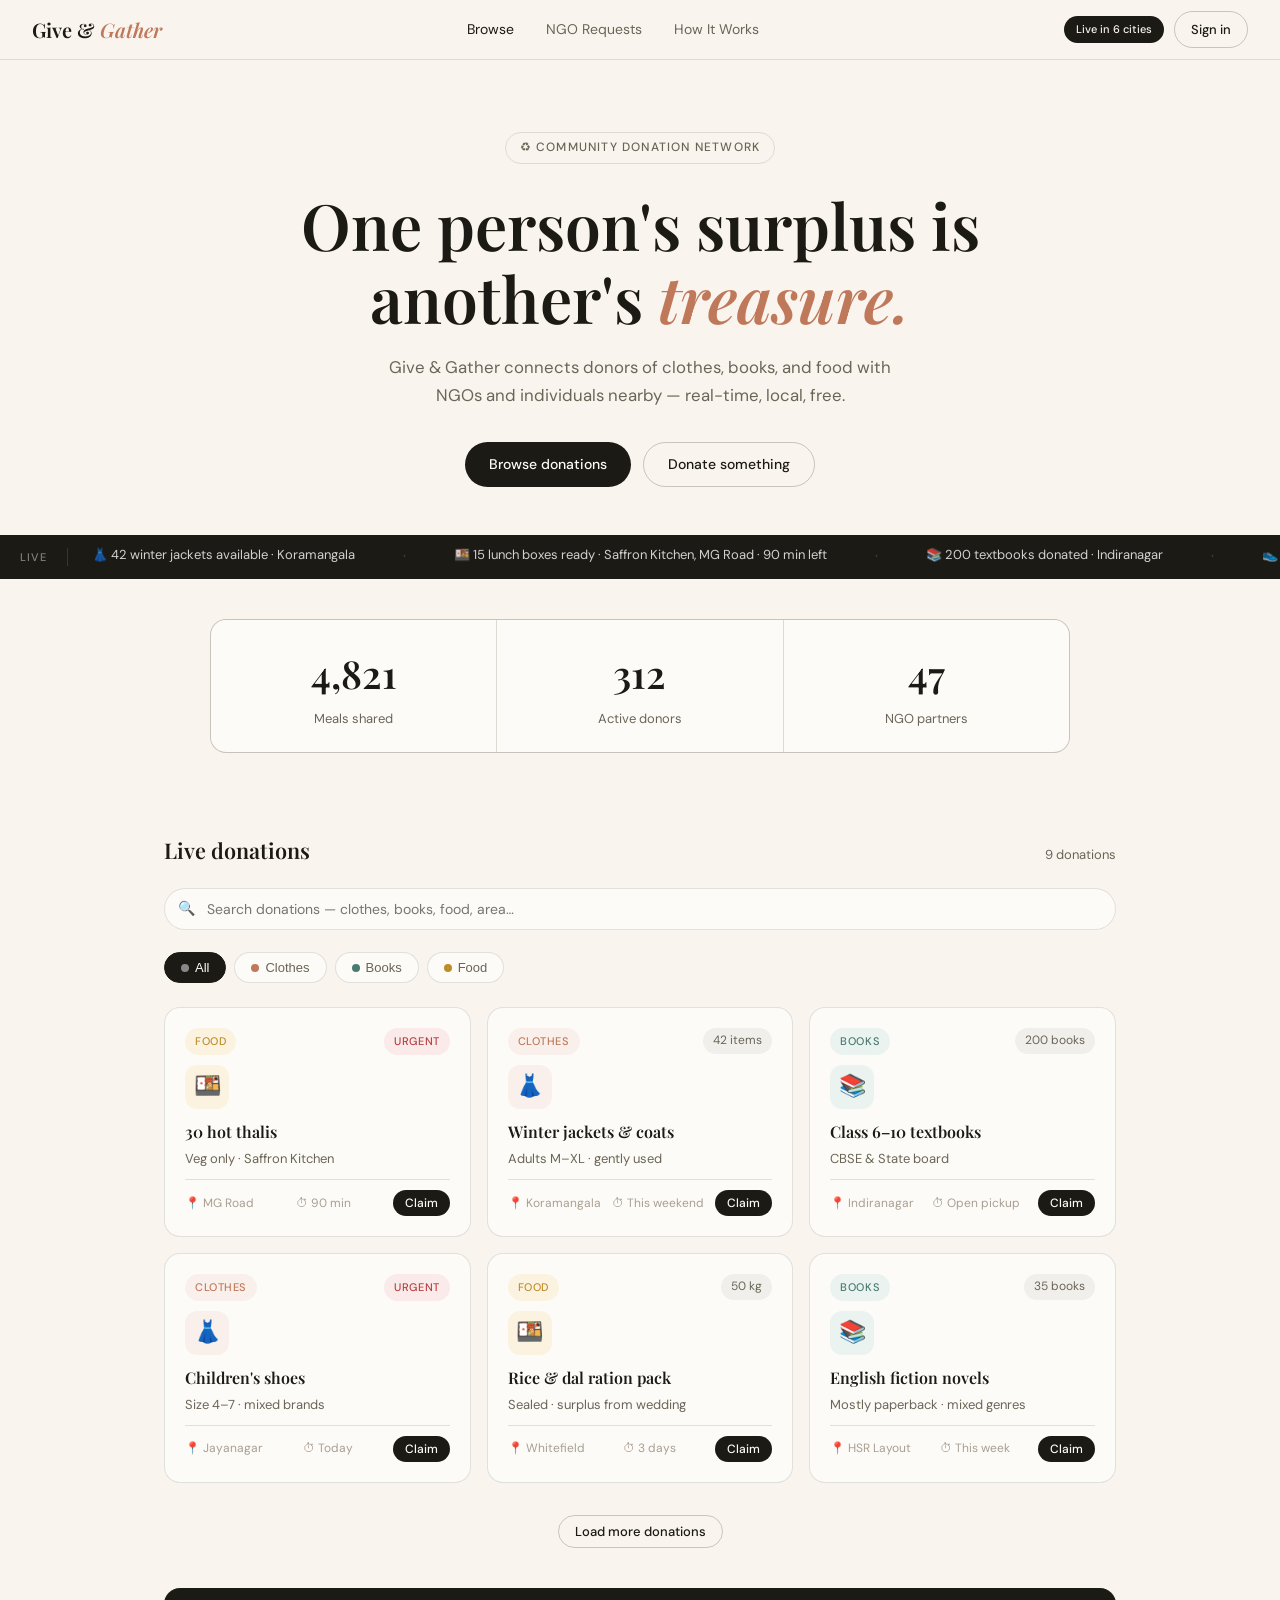
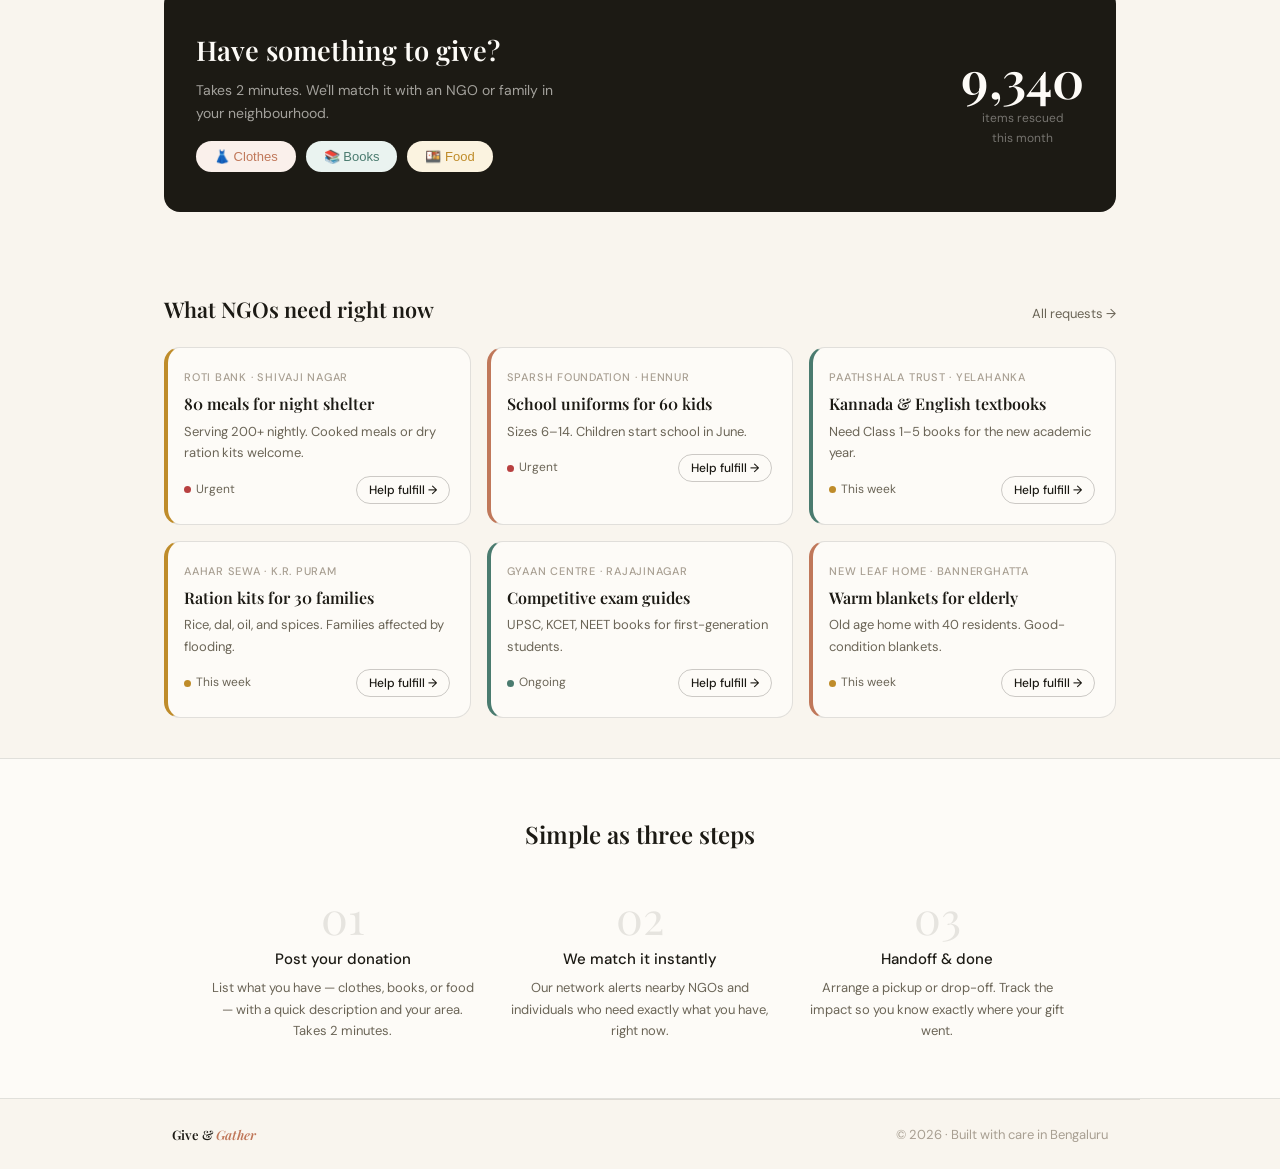
<file: index.html>
<!DOCTYPE html>
<html lang="en">
<head>
  <meta charset="UTF-8"/>
  <meta name="viewport" content="width=device-width,initial-scale=1.0"/>
  <title>Give & Gather — Donate Clothes, Books & Food</title>
  <meta name="description" content="Give & Gather connects donors of clothes, books, and food with NGOs nearby — real-time, local, and free."/>
  <link rel="preconnect" href="https://fonts.googleapis.com"/>
  <link href="https://fonts.googleapis.com/css2?family=Playfair+Display:ital,wght@0,400;0,600;1,400&family=DM+Sans:wght@300;400;500&display=swap" rel="stylesheet"/>
  <link rel="stylesheet" href="style.css"/>
</head>
<body>

<!-- NAV -->
<nav class="main-nav">
  <a class="nav-logo" href="index.html">Give &amp; <em>Gather</em></a>
  <ul class="nav-links">
    <li><a href="#donations" class="active">Browse</a></li>
    <li><a href="#requests">NGO Requests</a></li>
    <li><a href="#how">How It Works</a></li>
  </ul>
  <div class="nav-actions">
    <span class="nav-pill" id="nav-city">Live in 6 cities</span>
    <a href="login.html" class="btn btn-outline btn-sm" id="nav-auth">Sign in</a>
  </div>
</nav>

<!-- HERO -->
<section style="max-width:900px;margin:0 auto;padding:4.5rem 1.5rem 3rem;text-align:center">
  <span style="display:inline-block;font-size:12px;font-weight:500;letter-spacing:.1em;text-transform:uppercase;color:var(--ink-muted);border:1px solid var(--border);border-radius:20px;padding:5px 14px;margin-bottom:1.5rem">♻ Community Donation Network</span>
  <h1 style="font-size:clamp(2.4rem,6vw,4rem);line-height:1.15;margin-bottom:1.2rem">One person's surplus is another's <em style="color:var(--clothes)">treasure.</em></h1>
  <p style="font-size:1.05rem;color:var(--ink-muted);max-width:520px;margin:0 auto 2rem">Give & Gather connects donors of clothes, books, and food with NGOs and individuals nearby — real-time, local, free.</p>
  <div style="display:flex;gap:12px;justify-content:center;flex-wrap:wrap">
    <a href="#donations" class="btn btn-primary">Browse donations</a>
    <button class="btn btn-outline" onclick="openDonateModal()">Donate something</button>
  </div>
</section>

<!-- TICKER -->
<div class="ticker-row">
  <span class="ticker-label">Live</span>
  <div class="ticker-track">
    <span class="ticker-item">👗 42 winter jackets available · Koramangala</span>
    <span style="color:rgba(255,255,255,.2)">·</span>
    <span class="ticker-item">🍱 15 lunch boxes ready · Saffron Kitchen, MG Road · 90 min left</span>
    <span style="color:rgba(255,255,255,.2)">·</span>
    <span class="ticker-item">📚 200 textbooks donated · Indiranagar</span>
    <span style="color:rgba(255,255,255,.2)">·</span>
    <span class="ticker-item">👟 Children's shoes (size 4–7) · Jayanagar</span>
    <span style="color:rgba(255,255,255,.2)">·</span>
    <span class="ticker-item">🌾 Ration kits needed for 30 families · Hennur NGO</span>
    <span style="color:rgba(255,255,255,.2)">·</span>
    <span class="ticker-item">📖 Competitive exam books available · HSR Layout</span>
    <span style="color:rgba(255,255,255,.2)">·</span>
    <!-- duplicate for infinite scroll -->
    <span class="ticker-item">👗 42 winter jackets available · Koramangala</span>
    <span style="color:rgba(255,255,255,.2)">·</span>
    <span class="ticker-item">🍱 15 lunch boxes ready · Saffron Kitchen, MG Road</span>
    <span style="color:rgba(255,255,255,.2)">·</span>
    <span class="ticker-item">📚 200 textbooks donated · Indiranagar</span>
    <span style="color:rgba(255,255,255,.2)">·</span>
    <span class="ticker-item">👟 Children's shoes (size 4–7) · Jayanagar</span>
  </div>
</div>

<!-- STATS -->
<div class="stats-strip">
  <div class="stat"><span class="stat-num" id="cnt-meals">0</span><div class="stat-label">Meals shared</div></div>
  <div class="stat"><span class="stat-num" id="cnt-donors">0</span><div class="stat-label">Active donors</div></div>
  <div class="stat"><span class="stat-num" id="cnt-ngos">0</span><div class="stat-label">NGO partners</div></div>
</div>

<!-- DONATIONS -->
<section class="section" id="donations">
  <div class="sec-head">
    <h2>Live donations</h2>
    <span id="donation-count" style="font-size:13px;color:var(--ink-muted)"></span>
  </div>

  <!-- Search + Filter -->
  <div class="search-wrap">
    <input type="text" id="search-input" placeholder="Search donations — clothes, books, food, area…" oninput="onSearch(this.value)"/>
  </div>
  <div class="cat-tabs">
    <button class="cat-tab sel-all" data-cat="all" onclick="filterCat('all',this)"><span class="dot" style="background:#888"></span>All</button>
    <button class="cat-tab" data-cat="clothes" onclick="filterCat('clothes',this)"><span class="dot" style="background:var(--clothes)"></span>Clothes</button>
    <button class="cat-tab" data-cat="books" onclick="filterCat('books',this)"><span class="dot" style="background:var(--books)"></span>Books</button>
    <button class="cat-tab" data-cat="food" onclick="filterCat('food',this)"><span class="dot" style="background:var(--food)"></span>Food</button>
  </div>

  <div class="cards-grid" id="cards-grid">
    <div class="empty"><div class="empty-icon">⏳</div><h3>Loading donations…</h3></div>
  </div>
  <div class="load-more-wrap">
    <button class="btn btn-outline btn-sm hidden" id="load-more-btn" onclick="loadMore()">Load more donations</button>
  </div>
</section>

<!-- DONATE CTA -->
<section class="section" style="padding-top:0">
  <div class="donate-banner">
    <div>
      <h2>Have something to give?</h2>
      <p>Takes 2 minutes. We'll match it with an NGO or family in your neighbourhood.</p>
      <div class="donate-cats">
        <button class="dcb dcb-clothes" onclick="openDonateModal('clothes')">👗 Clothes</button>
        <button class="dcb dcb-books"   onclick="openDonateModal('books')">📚 Books</button>
        <button class="dcb dcb-food"    onclick="openDonateModal('food')">🍱 Food</button>
      </div>
    </div>
    <div class="impact-num">
      <span class="impact-big" id="cnt-items">0</span>
      <div class="impact-sub">items rescued<br>this month</div>
    </div>
  </div>
</section>

<!-- NGO REQUESTS -->
<section class="section" id="requests">
  <div class="sec-head">
    <h2>What NGOs need right now</h2>
    <a href="#" class="sec-link">All requests →</a>
  </div>
  <div class="cards-grid" id="requests-grid">
    <div class="empty"><div class="empty-icon">⏳</div><h3>Loading requests…</h3></div>
  </div>
</section>

<!-- HOW IT WORKS -->
<div class="how-section" id="how">
  <div class="how-inner">
    <h2>Simple as three steps</h2>
    <div class="how-steps">
      <div class="how-step"><span class="step-num">01</span><div class="step-title">Post your donation</div><p class="step-desc">List what you have — clothes, books, or food — with a quick description and your area. Takes 2 minutes.</p></div>
      <div class="how-step"><span class="step-num">02</span><div class="step-title">We match it instantly</div><p class="step-desc">Our network alerts nearby NGOs and individuals who need exactly what you have, right now.</p></div>
      <div class="how-step"><span class="step-num">03</span><div class="step-title">Handoff &amp; done</div><p class="step-desc">Arrange a pickup or drop-off. Track the impact so you know exactly where your gift went.</p></div>
    </div>
  </div>
</div>

<footer class="main-footer">
  <span class="footer-logo">Give &amp; <em>Gather</em></span>
  <span class="footer-note">© 2026 · Built with care in Bengaluru</span>
</footer>

<!-- DONATE MODAL -->
<div class="modal-overlay" id="donate-modal" onclick="overlayClose(event,'donate-modal')">
  <div class="modal">
    <div class="modal-head">
      <h3>Post a donation</h3>
      <button class="modal-close" onclick="closeModal('donate-modal')">×</button>
    </div>
    <p class="modal-sub">Tell us what you'd like to give and we'll find a match nearby.</p>
    <div id="donate-err" class="err-msg"></div>
    <div class="field">
      <label>Category</label>
      <div style="display:flex;gap:8px;flex-wrap:wrap;margin-top:2px" id="donate-cat-pills">
        <div class="cpill" onclick="selDonCat('clothes',this)">👗 Clothes</div>
        <div class="cpill" onclick="selDonCat('books',this)">📚 Books</div>
        <div class="cpill" onclick="selDonCat('food',this)">🍱 Food</div>
      </div>
    </div>
    <div class="field"><label>What are you donating?</label><input type="text" id="don-title" placeholder="e.g. 20 children's books, 5 jackets, 10 meal boxes…"/></div>
    <div class="field"><label>Quantity / amount</label><input type="text" id="don-qty" placeholder="e.g. 15 items, 8 kg, 30 portions…"/></div>
    <div class="field"><label>Your area</label><input type="text" id="don-area" placeholder="e.g. Indiranagar, HSR Layout…"/></div>
    <div class="field"><label>Available until</label><input type="text" id="don-expiry" placeholder="e.g. Today evening, This weekend, Open pickup…"/></div>
    <div class="field"><label>Extra notes (optional)</label><textarea id="don-notes" placeholder="Condition, sizes, pick-up instructions…"></textarea></div>
    <button class="btn btn-primary" id="don-btn" style="width:100%;margin-top:4px" onclick="submitDonation()">Post donation →</button>
  </div>
</div>

<!-- CLAIM MODAL -->
<div class="modal-overlay" id="claim-modal" onclick="overlayClose(event,'claim-modal')">
  <div class="modal">
    <div class="modal-head">
      <h3 id="claim-title">Claim donation</h3>
      <button class="modal-close" onclick="closeModal('claim-modal')">×</button>
    </div>
    <p class="modal-sub">Let the donor know you're coming. We'll share their contact once confirmed.</p>
    <div id="claim-err" class="err-msg"></div>
    <div class="field"><label>Your name or organisation</label><input type="text" id="claim-name" placeholder="Name / NGO name…"/></div>
    <div class="field"><label>Phone number</label><input type="tel" id="claim-phone" placeholder="+91 …"/></div>
    <div class="field"><label>Preferred pickup time</label><input type="text" id="claim-time" placeholder="e.g. Today 5pm, Tomorrow morning…"/></div>
    <div class="field"><label>Note to donor (optional)</label><textarea id="claim-note" placeholder="Any details that help…"></textarea></div>
    <button class="btn btn-primary" id="claim-btn" style="width:100%;margin-top:4px" onclick="submitClaim()">Confirm claim →</button>
  </div>
</div>

<script src="supabase.js"></script>
<script src="app.js"></script>
</body>
</html>
</file>
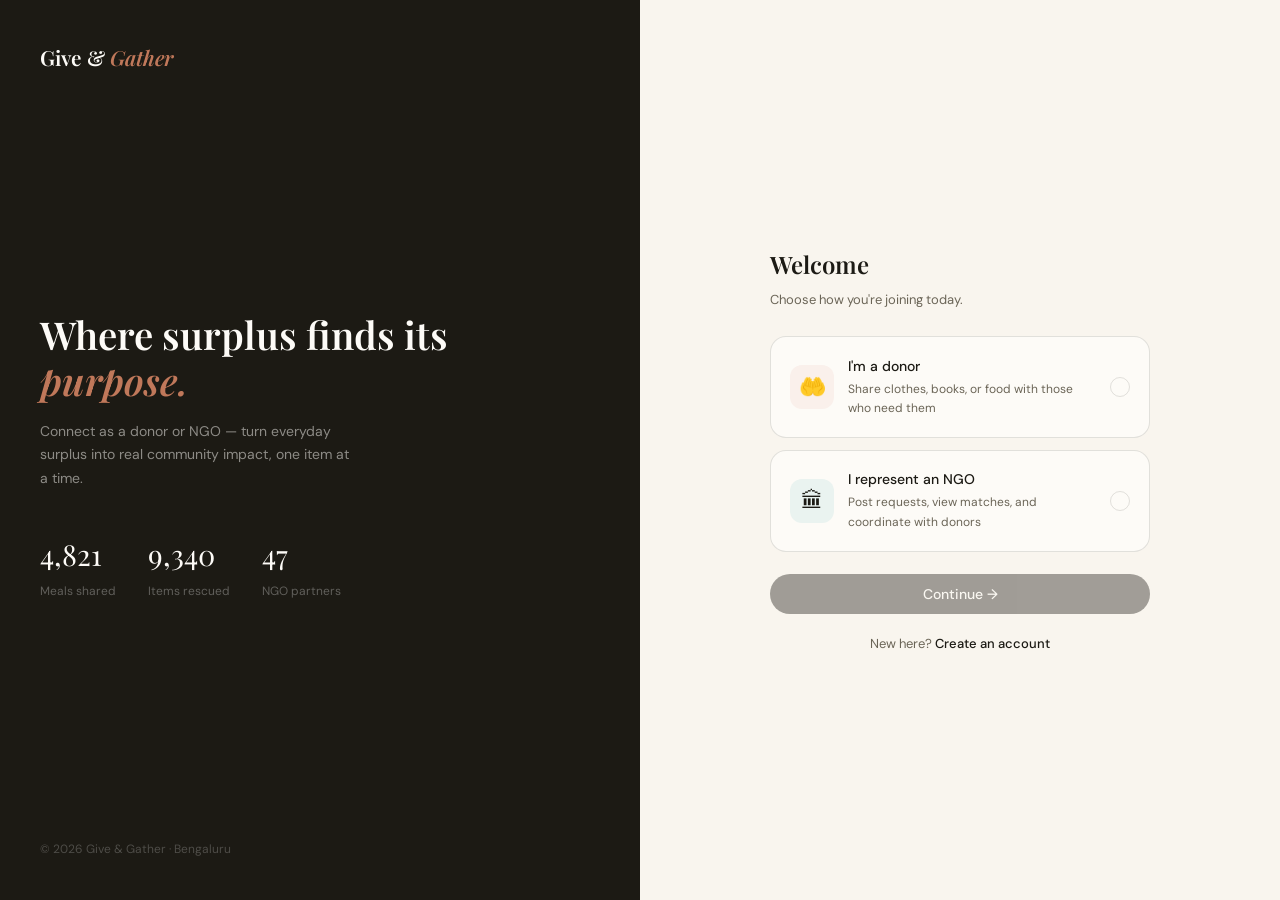
<file: login.html>
<!DOCTYPE html>
<html lang="en">
<head>
  <meta charset="UTF-8"/>
  <meta name="viewport" content="width=device-width,initial-scale=1.0"/>
  <title>Give & Gather — Sign In</title>
  <link rel="preconnect" href="https://fonts.googleapis.com"/>
  <link href="https://fonts.googleapis.com/css2?family=Playfair+Display:ital,wght@0,400;0,600;1,400&family=DM+Sans:wght@300;400;500&display=swap" rel="stylesheet"/>
  <link rel="stylesheet" href="style.css"/>
</head>
<body>
<div class="login-page">

  <!-- LEFT PANEL -->
  <div class="login-left">
    <a class="ll-logo" href="index.html">Give &amp; <em>Gather</em></a>
    <div class="ll-body">
      <h1>Where surplus finds its <em>purpose.</em></h1>
      <p>Connect as a donor or NGO — turn everyday surplus into real community impact, one item at a time.</p>
      <div class="ll-stats">
        <div><span class="ll-stat-num">4,821</span><span class="ll-stat-lbl">Meals shared</span></div>
        <div><span class="ll-stat-num">9,340</span><span class="ll-stat-lbl">Items rescued</span></div>
        <div><span class="ll-stat-num">47</span><span class="ll-stat-lbl">NGO partners</span></div>
      </div>
    </div>
    <span class="ll-footer">© 2026 Give &amp; Gather · Bengaluru</span>
  </div>

  <!-- RIGHT PANEL -->
  <div class="login-right">
    <div class="login-box">

      <!-- STEP 1: role -->
      <div class="login-step active" id="step-role">
        <h2>Welcome</h2>
        <p class="sub">Choose how you're joining today.</p>
        <div class="role-cards">
          <div class="role-card" id="rc-donor" onclick="selectRole('donor')">
            <div class="role-icon" style="background:var(--clothes-bg)">🤲</div>
            <div>
              <div class="role-card-title">I'm a donor</div>
              <div class="role-card-desc">Share clothes, books, or food with those who need them</div>
            </div>
            <div class="role-check" id="chk-donor">✓</div>
          </div>
          <div class="role-card" id="rc-ngo" onclick="selectRole('ngo')">
            <div class="role-icon" style="background:var(--books-bg)">🏛</div>
            <div>
              <div class="role-card-title">I represent an NGO</div>
              <div class="role-card-desc">Post requests, view matches, and coordinate with donors</div>
            </div>
            <div class="role-check" id="chk-ngo">✓</div>
          </div>
        </div>
        <button class="btn btn-primary" id="role-next" style="width:100%" onclick="goToSignIn()" disabled>Continue →</button>
        <div class="toggle-auth" style="margin-top:1.2rem">New here? <a onclick="goToSignUp()">Create an account</a></div>
      </div>

      <!-- STEP 2: Sign In -->
      <div class="login-step" id="step-signin">
        <button class="back-btn" onclick="showStep('step-role')">← Back</button>
        <div class="pdots"><div class="pdot"></div><div class="pdot on"></div></div>
        <div class="ngo-badge" id="si-badge" style="display:none">NGO Portal</div>
        <h2>Sign in</h2>
        <p class="sub" id="si-sub">Welcome back, donor.</p>
        <div id="si-error" class="err-msg"></div>
        <div class="field"><label>Email address</label><input type="email" id="si-email" placeholder="you@example.com"/></div>
        <div class="field"><label>Password</label><input type="password" id="si-pw" placeholder="••••••••"/></div>
        <button class="btn btn-primary" id="si-btn" style="width:100%" onclick="handleSignIn()">Sign in →</button>
        <div class="divider">or</div>
        <div class="toggle-auth">No account? <a onclick="goToSignUp()">Sign up free</a></div>
      </div>

      <!-- STEP 3: Sign Up -->
      <div class="login-step" id="step-signup">
        <button class="back-btn" onclick="showStep('step-role')">← Back</button>
        <div class="pdots"><div class="pdot"></div><div class="pdot on"></div></div>
        <div class="ngo-badge" id="su-badge" style="display:none">NGO Portal</div>
        <h2>Create account</h2>
        <p class="sub" id="su-sub">Join as a donor.</p>
        <div id="su-error" class="err-msg"></div>
        <div class="field-row">
          <div class="field"><label>First name</label><input type="text" id="su-first" placeholder="Ashmi"/></div>
          <div class="field"><label>Last name</label><input type="text" id="su-last" placeholder="Kamath"/></div>
        </div>
        <div class="field" id="su-org-wrap" style="display:none"><label>Organisation name</label><input type="text" id="su-org" placeholder="e.g. Roti Bank, Paathshala Trust…"/></div>
        <div class="field"><label>Email address</label><input type="email" id="su-email" placeholder="you@example.com"/></div>
        <div class="field"><label>Phone number</label><input type="tel" id="su-phone" placeholder="+91 …"/></div>
        <div class="field"><label>Area / neighbourhood</label><input type="text" id="su-area" placeholder="e.g. Koramangala, HSR Layout…"/></div>
        <div class="field"><label>Password</label><input type="password" id="su-pw" placeholder="Min 6 characters"/></div>
        <button class="btn btn-primary" id="su-btn" style="width:100%" onclick="handleSignUp()">Create account →</button>
        <div class="divider">or</div>
        <div class="toggle-auth">Already registered? <a onclick="goToSignIn()">Sign in</a></div>
      </div>

    </div>
  </div>
</div>

<script src="supabase.js"></script>
<script src="login.js"></script>
</body>
</html>
</file>
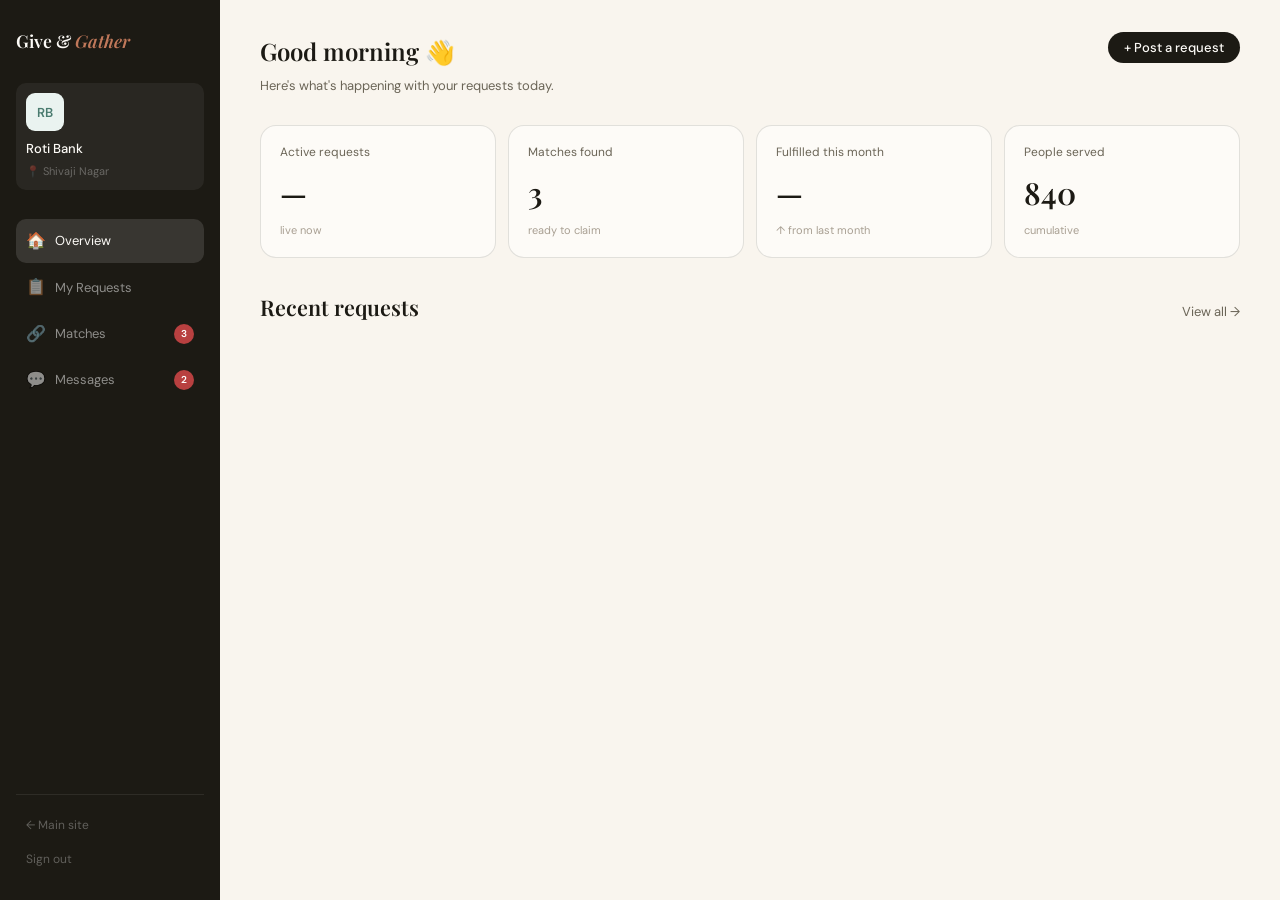
<file: ngo-dashboard.html>
<!DOCTYPE html>
<html lang="en">
<head>
  <meta charset="UTF-8"/>
  <meta name="viewport" content="width=device-width,initial-scale=1.0"/>
  <title>NGO Dashboard — Give & Gather</title>
  <link rel="preconnect" href="https://fonts.googleapis.com"/>
  <link href="https://fonts.googleapis.com/css2?family=Playfair+Display:ital,wght@0,400;0,600;1,400&family=DM+Sans:wght@300;400;500&display=swap" rel="stylesheet"/>
  <link rel="stylesheet" href="style.css"/>
</head>
<body>
<div class="dashboard">

  <!-- SIDEBAR -->
  <aside class="sidebar">
    <a class="sb-logo" href="index.html">Give &amp; <em>Gather</em></a>
    <div class="sb-profile">
      <div class="sb-avatar" id="sb-initials">RB</div>
      <div class="sb-name" id="sb-org-name">Roti Bank</div>
      <div class="sb-area" id="sb-area">📍 Shivaji Nagar</div>
    </div>
    <ul class="sb-nav">
      <li><a class="active" onclick="showPage('overview')" href="#"><span class="sb-icon">🏠</span>Overview</a></li>
      <li><a onclick="showPage('requests')" href="#"><span class="sb-icon">📋</span>My Requests</a></li>
      <li><a onclick="showPage('matches')" href="#"><span class="sb-icon">🔗</span>Matches<span class="sb-badge">3</span></a></li>
      <li><a onclick="showPage('messages')" href="#"><span class="sb-icon">💬</span>Messages<span class="sb-badge">2</span></a></li>
    </ul>
    <div class="sb-footer">
      <a href="index.html">← Main site</a>
      <a href="#" onclick="doSignOut()" style="margin-top:4px">Sign out</a>
    </div>
  </aside>

  <!-- MAIN -->
  <main class="dash-main">

    <!-- ── OVERVIEW ── -->
    <div class="page-view active" id="page-overview">
      <div class="topbar">
        <div>
          <h1 id="greet-name">Good morning 👋</h1>
          <p>Here's what's happening with your requests today.</p>
        </div>
        <button class="btn btn-primary btn-sm" onclick="openPostModal()">+ Post a request</button>
      </div>
      <div class="stat-row">
        <div class="stat-card"><div class="sc-label">Active requests</div><div class="sc-num" id="sc-active">—</div><div class="sc-sub">live now</div></div>
        <div class="stat-card"><div class="sc-label">Matches found</div><div class="sc-num">3</div><div class="sc-sub">ready to claim</div></div>
        <div class="stat-card"><div class="sc-label">Fulfilled this month</div><div class="sc-num" id="sc-fulfilled">—</div><div class="sc-sub">↑ from last month</div></div>
        <div class="stat-card"><div class="sc-label">People served</div><div class="sc-num">840</div><div class="sc-sub">cumulative</div></div>
      </div>
      <div class="sec-head"><h2>Recent requests</h2><a class="sec-link" href="#" onclick="showPage('requests')">View all →</a></div>
      <div class="req-list" id="overview-req-list"></div>
    </div>

    <!-- ── MY REQUESTS ── -->
    <div class="page-view" id="page-requests">
      <div class="topbar">
        <h1>My Requests</h1>
        <button class="btn btn-primary btn-sm" onclick="openPostModal()">+ Post a request</button>
      </div>
      <div class="search-wrap" style="max-width:400px">
        <input type="text" placeholder="Search your requests…" oninput="filterReqList(this.value)"/>
      </div>
      <div class="req-list" id="all-req-list"></div>
    </div>

    <!-- ── MATCHES ── -->
    <div class="page-view" id="page-matches">
      <div class="topbar"><h1>Donor Matches</h1></div>
      <p style="font-size:13px;color:var(--ink-muted);margin-bottom:1.5rem">These donors have surplus that matches your active requests. Reach out or claim directly.</p>
      <div class="matches-grid" id="matches-grid"></div>
    </div>

    <!-- ── MESSAGES ── -->
    <div class="page-view" id="page-messages">
      <div class="topbar"><h1>Messages</h1></div>
      <div class="msg-layout">
        <div class="msg-list-panel">
          <div class="msg-list-head">Conversations</div>
          <div class="msg-threads" id="thread-list"></div>
        </div>
        <div class="msg-main">
          <div class="msg-head-bar">
            <div class="msg-avatar" id="chat-avatar">SK</div>
            <div>
              <div class="msg-head-name" id="chat-name">Saffron Kitchen</div>
              <div class="msg-head-sub" id="chat-sub">Donor · MG Road</div>
            </div>
          </div>
          <div class="msg-body" id="msg-body"></div>
          <div class="msg-input-row">
            <input class="msg-inp" id="msg-inp" type="text" placeholder="Type a message…" onkeydown="if(event.key==='Enter')sendMsg()"/>
            <button class="send-btn" onclick="sendMsg()">→</button>
          </div>
        </div>
      </div>
    </div>

  </main>
</div>

<!-- POST REQUEST MODAL -->
<div class="modal-overlay" id="post-modal" onclick="if(event.target===this)closeModal('post-modal')">
  <div class="modal" style="max-width:460px">
    <div class="modal-head">
      <h3>Post a request</h3>
      <button class="modal-close" onclick="closeModal('post-modal')">×</button>
    </div>
    <p class="modal-sub">Tell donors what your organisation needs right now.</p>
    <div id="post-err" class="err-msg"></div>
    <div class="field">
      <label>Category needed</label>
      <div style="display:flex;gap:8px;margin-top:4px" id="post-cat-pills">
        <div class="cpill" onclick="selPostCat('clothes',this)">👗 Clothes</div>
        <div class="cpill" onclick="selPostCat('books',this)">📚 Books</div>
        <div class="cpill" onclick="selPostCat('food',this)">🍱 Food</div>
      </div>
    </div>
    <div class="field"><label>Request title</label><input type="text" id="post-title" placeholder="e.g. 80 meals for night shelter"/></div>
    <div class="field"><label>Description</label><textarea id="post-desc" placeholder="Sizes, quantities, dietary needs, specific items…"></textarea></div>
    <div class="field"><label>Quantity needed</label><input type="text" id="post-qty" placeholder="e.g. 80 meals, 50 kg rice, 60 uniforms…"/></div>
    <div class="field">
      <label>Urgency</label>
      <div style="display:flex;gap:8px;margin-top:4px" id="post-urgency">
        <div class="upill" onclick="selUrgency('high',this)">🔴 Tonight</div>
        <div class="upill" onclick="selUrgency('mid',this)">🟡 This week</div>
        <div class="upill" onclick="selUrgency('low',this)">🟢 This month</div>
      </div>
    </div>
    <div class="field"><label>Pickup location</label><input type="text" id="post-loc" placeholder="Your area in Bengaluru"/></div>
    <button class="btn btn-primary" id="post-btn" style="width:100%;margin-top:8px" onclick="submitRequest()">Post request →</button>
  </div>
</div>

<script src="supabase.js"></script>
<script src="ngo-dashboard.js"></script>
</body>
</html>
</file>
<file: style.css>
/* ══════════════════════════════════════════
   Give & Gather — style.css
   ══════════════════════════════════════════ */
*, *::before, *::after { box-sizing: border-box; margin: 0; padding: 0; }

:root {
  --cream:       #F9F5EE;
  --ink:         #1C1A14;
  --ink-muted:   #6B6557;
  --ink-light:   #A89F92;
  --warm-white:  #FDFBF7;
  --border:      rgba(28,26,20,0.12);
  --border-med:  rgba(28,26,20,0.22);
  --clothes: #C0785A; --clothes-bg: #FAF0EB;
  --books:   #4A7B6F; --books-bg:   #EAF3F0;
  --food:    #BF8C2A; --food-bg:    #FBF3E0;
  --urgent:  #B84040; --urgent-bg:  #FAEAEA;
  --success: #2E7D32; --success-bg: #EAF5EA;
  --r-sm:4px; --r-md:10px; --r-lg:16px; --r-pill:100px;
}
html { scroll-behavior: smooth; }
body { font-family:'DM Sans',sans-serif; background:var(--cream); color:var(--ink); font-size:15px; line-height:1.65; }
h1,h2,h3 { font-family:'Playfair Display',serif; font-weight:600; }
a { color:inherit; }

/* Buttons */
.btn { display:inline-flex; align-items:center; justify-content:center; gap:6px; border-radius:var(--r-pill); font-family:'DM Sans',sans-serif; font-size:14px; font-weight:500; cursor:pointer; border:none; transition:all 0.2s; text-decoration:none; padding:11px 24px; }
.btn-primary { background:var(--ink); color:#FDFBF7; }
.btn-primary:hover { opacity:.85; }
.btn-outline { background:transparent; color:var(--ink); border:1px solid var(--border-med); }
.btn-outline:hover { background:rgba(28,26,20,.05); }
.btn-sm { padding:7px 16px; font-size:13px; }
.btn-xs { padding:5px 12px; font-size:12px; }
.btn:disabled { opacity:.4; cursor:not-allowed; }

/* Fields */
.field { margin-bottom:14px; }
.field label { display:block; font-size:13px; font-weight:500; margin-bottom:5px; }
.field input,.field select,.field textarea { width:100%; padding:11px 14px; border:1px solid var(--border); border-radius:var(--r-md); background:var(--warm-white); font-family:'DM Sans',sans-serif; font-size:14px; color:var(--ink); outline:none; transition:border-color .2s; }
.field input:focus,.field select:focus,.field textarea:focus { border-color:var(--ink); }
.field textarea { resize:vertical; min-height:80px; }
.field-row { display:grid; grid-template-columns:1fr 1fr; gap:10px; }
.err-msg { font-size:12px; color:var(--urgent); margin-top:-10px; margin-bottom:10px; display:none; }
.err-msg.show { display:block; }

/* Nav */
.main-nav { position:sticky; top:0; z-index:100; background:rgba(249,245,238,.93); backdrop-filter:blur(12px); border-bottom:1px solid var(--border); padding:0 2rem; display:flex; align-items:center; justify-content:space-between; height:60px; }
.nav-logo { font-family:'Playfair Display',serif; font-size:1.25rem; font-weight:600; color:var(--ink); text-decoration:none; }
.nav-logo em { color:var(--clothes); font-style:italic; }
.nav-links { display:flex; gap:2rem; list-style:none; }
.nav-links a { font-size:14px; color:var(--ink-muted); text-decoration:none; transition:color .2s; }
.nav-links a:hover,.nav-links a.active { color:var(--ink); }
.nav-actions { display:flex; gap:10px; align-items:center; }
.nav-pill { font-size:11px; font-weight:500; background:var(--ink); color:var(--cream); border-radius:20px; padding:4px 12px; }

/* Cards */
.card { background:var(--warm-white); border:1px solid var(--border); border-radius:var(--r-lg); padding:1.25rem; }
.tag { display:inline-block; font-size:11px; font-weight:500; letter-spacing:.05em; text-transform:uppercase; border-radius:var(--r-pill); padding:4px 10px; }
.tag-clothes,.cpill.on-clothes { background:var(--clothes-bg); color:var(--clothes); }
.tag-books,.cpill.on-books     { background:var(--books-bg);   color:var(--books); }
.tag-food,.cpill.on-food       { background:var(--food-bg);    color:var(--food); }
.tag-urgent  { background:var(--urgent-bg);  color:var(--urgent); }
.tag-matched { background:var(--books-bg);   color:var(--books); }
.tag-pending { background:var(--food-bg);    color:var(--food); }
.tag-fulfilled { background:var(--success-bg); color:var(--success); }

/* Section */
.section { max-width:1000px; margin:0 auto; padding:2.5rem 1.5rem; }
.sec-head { display:flex; align-items:baseline; justify-content:space-between; margin-bottom:1.2rem; }
.sec-head h2 { font-size:1.35rem; }
.sec-link { font-size:13px; color:var(--ink-muted); text-decoration:none; }
.sec-link:hover { color:var(--ink); }

/* Ticker */
.ticker-row { background:var(--ink); overflow:hidden; height:44px; display:flex; align-items:center; }
.ticker-label { flex-shrink:0; padding:0 20px; font-size:11px; font-weight:500; letter-spacing:.1em; text-transform:uppercase; border-right:1px solid rgba(255,255,255,.12); color:rgba(255,255,255,.45); }
.ticker-track { display:flex; gap:48px; white-space:nowrap; animation:tickerScroll 30s linear infinite; padding:0 24px; }
.ticker-item { font-size:13px; color:rgba(255,255,255,.8); }
@keyframes tickerScroll { 0%{transform:translateX(0)} 100%{transform:translateX(-50%)} }

/* Stats strip */
.stats-strip { max-width:860px; margin:2.5rem auto; display:grid; grid-template-columns:repeat(3,1fr); border:1px solid var(--border); border-radius:var(--r-lg); overflow:hidden; gap:1px; background:var(--border); }
.stat { background:var(--warm-white); padding:1.4rem 2rem; text-align:center; }
.stat-num { font-family:'Playfair Display',serif; font-size:2.4rem; font-weight:600; display:block; }
.stat-label { font-size:13px; color:var(--ink-muted); margin-top:3px; }

/* Cards grid */
.cards-grid { display:grid; grid-template-columns:repeat(auto-fill,minmax(260px,1fr)); gap:16px; }
.donation-card { transition:transform .2s,box-shadow .2s; cursor:pointer; }
.donation-card:hover { transform:translateY(-3px); box-shadow:0 8px 24px rgba(28,26,20,.08); }
.card-top { display:flex; align-items:flex-start; justify-content:space-between; margin-bottom:10px; }
.card-icon { width:44px; height:44px; border-radius:12px; display:flex; align-items:center; justify-content:center; font-size:22px; margin-bottom:10px; }
.card-title { font-family:'Playfair Display',serif; font-size:1rem; font-weight:600; margin-bottom:3px; }
.card-meta  { font-size:13px; color:var(--ink-muted); margin-bottom:10px; }
.card-footer { display:flex; align-items:center; justify-content:space-between; border-top:1px solid var(--border); padding-top:10px; }
.card-location,.card-expiry { font-size:12px; color:var(--ink-light); }

/* Cat tabs */
.cat-tabs { display:flex; gap:8px; flex-wrap:wrap; margin-bottom:1.5rem; }
.cat-tab { display:flex; align-items:center; gap:6px; padding:7px 16px; border-radius:var(--r-pill); font-size:13px; font-weight:500; cursor:pointer; border:1.5px solid var(--border); background:var(--warm-white); color:var(--ink-muted); transition:all .2s; }
.cat-tab .dot { width:8px; height:8px; border-radius:50%; }
.cat-tab.sel-all     { background:var(--ink); border-color:var(--ink); color:#FDFBF7; }
.cat-tab.sel-clothes { background:var(--clothes-bg); border-color:var(--clothes); color:var(--clothes); }
.cat-tab.sel-books   { background:var(--books-bg);   border-color:var(--books);   color:var(--books); }
.cat-tab.sel-food    { background:var(--food-bg);    border-color:var(--food);    color:var(--food); }

/* Search */
.search-wrap { position:relative; margin-bottom:1.4rem; }
.search-wrap input { width:100%; padding:11px 16px 11px 42px; border:1px solid var(--border); border-radius:var(--r-pill); background:var(--warm-white); font-family:'DM Sans',sans-serif; font-size:14px; color:var(--ink); outline:none; transition:border-color .2s; }
.search-wrap input:focus { border-color:var(--ink-muted); }
.search-wrap::before { content:'🔍'; position:absolute; left:14px; top:50%; transform:translateY(-50%); font-size:14px; pointer-events:none; }

/* Donate banner */
.donate-banner { background:var(--ink); border-radius:var(--r-lg); padding:2.5rem 2rem; display:grid; grid-template-columns:1fr auto; gap:2rem; align-items:center; }
.donate-banner h2 { font-size:1.7rem; color:#FDFBF7; margin-bottom:6px; }
.donate-banner p  { font-size:14px; color:rgba(253,251,247,.6); max-width:380px; }
.donate-cats { display:flex; gap:10px; margin-top:1rem; flex-wrap:wrap; }
.dcb { padding:8px 18px; border-radius:var(--r-pill); font-size:13px; font-weight:500; cursor:pointer; border:none; transition:transform .15s; }
.dcb:hover { transform:scale(1.04); }
.dcb-clothes { background:var(--clothes-bg); color:var(--clothes); }
.dcb-books   { background:var(--books-bg);   color:var(--books); }
.dcb-food    { background:var(--food-bg);     color:var(--food); }
.impact-num  { text-align:center; flex-shrink:0; }
.impact-big  { font-family:'Playfair Display',serif; font-size:3.2rem; font-weight:600; color:#FDFBF7; display:block; line-height:1; }
.impact-sub  { font-size:12px; color:rgba(253,251,247,.4); margin-top:5px; }

/* How it works */
.how-section { background:var(--warm-white); border-top:1px solid var(--border); border-bottom:1px solid var(--border); padding:3.5rem 1.5rem; }
.how-inner   { max-width:860px; margin:0 auto; }
.how-inner h2 { font-size:1.5rem; text-align:center; margin-bottom:2.5rem; }
.how-steps { display:grid; grid-template-columns:repeat(3,1fr); gap:2rem; }
.how-step  { text-align:center; }
.step-num  { font-family:'Playfair Display',serif; font-size:2.8rem; color:rgba(28,26,20,.1); display:block; line-height:1; margin-bottom:8px; }
.step-title { font-weight:500; margin-bottom:5px; }
.step-desc  { font-size:13px; color:var(--ink-muted); }

/* Footer */
.main-footer { border-top:1px solid var(--border); padding:1.5rem 2rem; display:flex; align-items:center; justify-content:space-between; max-width:1000px; margin:0 auto; font-size:13px; }
.footer-logo { font-family:'Playfair Display',serif; font-weight:600; }
.footer-logo em { color:var(--clothes); font-style:italic; }
.footer-note { color:var(--ink-light); }

/* Modal */
.modal-overlay { display:none; position:fixed; inset:0; background:rgba(28,26,20,.5); z-index:1000; align-items:center; justify-content:center; padding:1rem; }
.modal-overlay.open { display:flex; }
.modal { background:var(--warm-white); border-radius:var(--r-lg); padding:1.75rem; width:100%; max-width:440px; max-height:90vh; overflow-y:auto; animation:modalIn .2s ease; }
@keyframes modalIn { from{transform:translateY(10px);opacity:0} }
.modal-head { display:flex; align-items:flex-start; justify-content:space-between; margin-bottom:4px; }
.modal h3   { font-size:1.2rem; }
.modal-close { background:none; border:none; font-size:1.3rem; cursor:pointer; color:var(--ink-muted); line-height:1; padding:0; }
.modal-sub  { font-size:13px; color:var(--ink-muted); margin-bottom:1.2rem; }

/* Spinner */
.spinner { width:18px; height:18px; border-radius:50%; border:2px solid rgba(253,251,247,.3); border-top-color:#FDFBF7; animation:spin .7s linear infinite; display:inline-block; }
@keyframes spin { to{transform:rotate(360deg)} }

/* Empty state */
.empty { text-align:center; padding:3rem 1rem; color:var(--ink-muted); border:1px dashed var(--border); border-radius:var(--r-lg); }
.empty-icon { font-size:2.5rem; margin-bottom:10px; }
.empty h3   { font-size:1rem; color:var(--ink); margin-bottom:4px; }

/* Toast */
@keyframes toastIn { from{opacity:0;transform:translateX(-50%) translateY(8px)} to{opacity:1;transform:translateX(-50%) translateY(0)} }

/* Load more */
.load-more-wrap { text-align:center; margin-top:2rem; }
.hidden { display:none !important; }

/* ══ LOGIN PAGE ══ */
.login-page { display:grid; grid-template-columns:1fr 1fr; min-height:100vh; }
.login-left { background:var(--ink); padding:2.5rem; display:flex; flex-direction:column; justify-content:space-between; }
.ll-logo { font-family:'Playfair Display',serif; font-size:1.3rem; font-weight:600; color:#FDFBF7; text-decoration:none; }
.ll-logo em { color:var(--clothes); font-style:italic; }
.ll-body { flex:1; display:flex; flex-direction:column; justify-content:center; }
.ll-body h1 { font-size:2.4rem; color:#FDFBF7; line-height:1.2; margin-bottom:1rem; }
.ll-body h1 em { color:var(--clothes); }
.ll-body p  { font-size:14px; color:rgba(253,251,247,.5); max-width:320px; line-height:1.7; }
.ll-stats   { display:flex; gap:2rem; margin-top:2.5rem; }
.ll-stat-num { font-family:'Playfair Display',serif; font-size:1.8rem; color:#FDFBF7; display:block; }
.ll-stat-lbl { font-size:12px; color:rgba(255,255,255,.3); }
.ll-footer   { font-size:12px; color:rgba(255,255,255,.22); }
.login-right { background:var(--cream); padding:2.5rem; display:flex; flex-direction:column; justify-content:center; align-items:center; }
.login-box { width:100%; max-width:380px; }
.login-step { display:none; }
.login-step.active { display:block; }
.login-box h2 { font-size:1.5rem; margin-bottom:4px; }
.login-box .sub { font-size:13px; color:var(--ink-muted); margin-bottom:1.6rem; }
.role-cards { display:flex; flex-direction:column; gap:12px; margin-bottom:1.4rem; }
.role-card { border:1.5px solid var(--border); border-radius:var(--r-lg); padding:1.1rem 1.2rem; cursor:pointer; transition:all .2s; background:var(--warm-white); display:flex; align-items:center; gap:14px; }
.role-card:hover { border-color:var(--ink-muted); }
.role-card.selected { border-color:var(--ink); box-shadow:0 0 0 3px rgba(28,26,20,.07); }
.role-icon { width:44px; height:44px; border-radius:12px; display:flex; align-items:center; justify-content:center; font-size:22px; flex-shrink:0; }
.role-card-title { font-weight:500; font-size:14px; }
.role-card-desc  { font-size:12px; color:var(--ink-muted); margin-top:2px; }
.role-check { margin-left:auto; width:20px; height:20px; border-radius:50%; border:1.5px solid var(--border); display:flex; align-items:center; justify-content:center; font-size:11px; color:transparent; transition:all .2s; flex-shrink:0; }
.role-card.selected .role-check { background:var(--ink); border-color:var(--ink); color:#FDFBF7; }
.back-btn { background:none; border:none; cursor:pointer; font-size:13px; color:var(--ink-muted); font-family:'DM Sans',sans-serif; margin-bottom:1.4rem; padding:0; display:flex; align-items:center; gap:4px; transition:color .2s; }
.back-btn:hover { color:var(--ink); }
.divider { display:flex; align-items:center; gap:12px; margin:1rem 0; font-size:12px; color:var(--ink-light); }
.divider::before,.divider::after { content:''; flex:1; height:1px; background:var(--border); }
.toggle-auth { text-align:center; font-size:13px; color:var(--ink-muted); margin-top:1rem; }
.toggle-auth a { color:var(--ink); font-weight:500; text-decoration:none; cursor:pointer; }
.pdots { display:flex; gap:5px; margin-bottom:1.5rem; }
.pdot  { width:6px; height:6px; border-radius:50%; background:var(--border); transition:background .2s; }
.pdot.on { background:var(--ink); }
.ngo-badge { display:inline-block; font-size:11px; font-weight:500; background:var(--books-bg); color:var(--books); border-radius:20px; padding:3px 10px; margin-bottom:1.2rem; }

/* ══ NGO DASHBOARD ══ */
.dashboard { display:grid; grid-template-columns:220px 1fr; min-height:100vh; }
.sidebar { background:var(--ink); padding:1.6rem 1rem; display:flex; flex-direction:column; position:sticky; top:0; height:100vh; overflow-y:auto; }
.sb-logo { font-family:'Playfair Display',serif; font-size:1.1rem; font-weight:600; color:#FDFBF7; text-decoration:none; display:block; margin-bottom:1.8rem; }
.sb-logo em { color:var(--clothes); font-style:italic; }
.sb-profile { background:rgba(255,255,255,.06); border-radius:10px; padding:10px; margin-bottom:1.8rem; }
.sb-avatar { width:38px; height:38px; border-radius:9px; background:var(--books-bg); color:var(--books); display:flex; align-items:center; justify-content:center; font-weight:600; font-size:13px; margin-bottom:7px; }
.sb-name { font-size:13px; font-weight:500; color:#FDFBF7; }
.sb-area { font-size:11px; color:rgba(255,255,255,.3); margin-top:2px; }
.sb-nav  { list-style:none; flex:1; }
.sb-nav li { margin-bottom:2px; }
.sb-nav a { display:flex; align-items:center; gap:9px; padding:9px 10px; border-radius:10px; font-size:13px; color:rgba(255,255,255,.5); text-decoration:none; transition:all .2s; cursor:pointer; }
.sb-nav a:hover { background:rgba(255,255,255,.07); color:#FDFBF7; }
.sb-nav a.active { background:rgba(255,255,255,.12); color:#FDFBF7; }
.sb-icon  { font-size:16px; width:20px; text-align:center; }
.sb-badge { margin-left:auto; font-size:10px; font-weight:600; background:var(--urgent); color:white; border-radius:10px; padding:2px 7px; }
.sb-footer { border-top:1px solid rgba(255,255,255,.08); padding-top:1rem; margin-top:1rem; }
.sb-footer a { display:flex; align-items:center; gap:8px; font-size:12px; color:rgba(255,255,255,.3); text-decoration:none; padding:5px 10px; border-radius:8px; transition:all .2s; }
.sb-footer a:hover { color:rgba(255,255,255,.6); }
.dash-main { padding:2rem 2.5rem; overflow-y:auto; }
.page-view { display:none; }
.page-view.active { display:block; }
.topbar { display:flex; align-items:flex-start; justify-content:space-between; margin-bottom:1.8rem; flex-wrap:wrap; gap:12px; }
.topbar h1 { font-size:1.5rem; }
.topbar p  { font-size:13px; color:var(--ink-muted); margin-top:3px; }
.stat-row { display:grid; grid-template-columns:repeat(4,1fr); gap:12px; margin-bottom:2rem; }
.stat-card { background:var(--warm-white); border:1px solid var(--border); border-radius:var(--r-lg); padding:1.1rem 1.2rem; }
.sc-label  { font-size:12px; color:var(--ink-muted); margin-bottom:5px; }
.sc-num    { font-family:'Playfair Display',serif; font-size:1.9rem; font-weight:600; }
.sc-sub    { font-size:11px; color:var(--ink-light); margin-top:3px; }
.req-list  { display:flex; flex-direction:column; gap:12px; }
.req-row   { background:var(--warm-white); border:1px solid var(--border); border-radius:var(--r-lg); padding:1.1rem 1.2rem; display:grid; grid-template-columns:40px 1fr auto auto; gap:12px; align-items:center; }
.req-icon  { width:40px; height:40px; border-radius:10px; display:flex; align-items:center; justify-content:center; font-size:20px; }
.req-title { font-weight:500; font-size:14px; margin-bottom:2px; }
.req-meta  { font-size:12px; color:var(--ink-muted); }
.req-acts  { display:flex; gap:6px; }
.icon-btn  { background:none; border:1px solid var(--border); border-radius:8px; padding:6px 10px; font-size:14px; cursor:pointer; transition:all .2s; }
.icon-btn:hover { background:var(--ink); border-color:var(--ink); }
.matches-grid { display:grid; grid-template-columns:repeat(auto-fill,minmax(270px,1fr)); gap:14px; }
.match-card { background:var(--warm-white); border:1px solid var(--border); border-radius:var(--r-lg); padding:1.1rem; position:relative; }
.match-score { position:absolute; top:10px; right:10px; font-size:11px; font-weight:600; background:var(--books-bg); color:var(--books); border-radius:20px; padding:3px 9px; }
.match-cat   { font-size:11px; font-weight:500; text-transform:uppercase; letter-spacing:.06em; color:var(--ink-light); margin-bottom:5px; }
.match-title { font-weight:500; font-size:14px; margin-bottom:3px; }
.match-donor { font-size:12px; color:var(--ink-muted); margin-bottom:12px; }
.match-acts  { display:flex; gap:8px; border-top:1px solid var(--border); padding-top:10px; }
.match-acts .btn { flex:1; justify-content:center; }
.msg-layout { display:grid; grid-template-columns:240px 1fr; border:1px solid var(--border); border-radius:var(--r-lg); overflow:hidden; background:var(--warm-white); height:520px; }
.msg-list-panel { border-right:1px solid var(--border); display:flex; flex-direction:column; }
.msg-list-head  { padding:12px 14px; border-bottom:1px solid var(--border); font-size:13px; font-weight:500; }
.msg-threads    { overflow-y:auto; flex:1; }
.msg-thread { padding:11px 14px; cursor:pointer; border-bottom:1px solid var(--border); transition:background .15s; }
.msg-thread:hover,.msg-thread.active { background:rgba(28,26,20,.04); }
.thread-name    { font-size:13px; font-weight:500; margin-bottom:2px; }
.thread-preview { font-size:12px; color:var(--ink-muted); overflow:hidden; text-overflow:ellipsis; white-space:nowrap; }
.thread-time    { font-size:11px; color:var(--ink-light); float:right; }
.thread-dot     { width:7px; height:7px; border-radius:50%; background:var(--books); display:inline-block; margin-right:4px; }
.msg-main       { display:flex; flex-direction:column; }
.msg-head-bar   { padding:12px 18px; border-bottom:1px solid var(--border); display:flex; align-items:center; gap:10px; }
.msg-avatar     { width:34px; height:34px; border-radius:50%; background:var(--clothes-bg); color:var(--clothes); display:flex; align-items:center; justify-content:center; font-size:12px; font-weight:600; }
.msg-head-name  { font-size:14px; font-weight:500; }
.msg-head-sub   { font-size:12px; color:var(--ink-muted); }
.msg-body       { flex:1; overflow-y:auto; padding:1rem; display:flex; flex-direction:column; gap:10px; }
.bubble         { max-width:70%; padding:9px 13px; border-radius:14px; font-size:13px; line-height:1.5; }
.bubble.them    { background:rgba(28,26,20,.06); align-self:flex-start; border-bottom-left-radius:3px; }
.bubble.me      { background:var(--ink); color:#FDFBF7; align-self:flex-end; border-bottom-right-radius:3px; }
.bubble-time    { font-size:10px; color:var(--ink-light); margin-top:3px; }
.bubble.me .bubble-time { text-align:right; color:rgba(253,251,247,.5); }
.msg-input-row  { padding:10px 14px; border-top:1px solid var(--border); display:flex; gap:8px; align-items:center; }
.msg-inp        { flex:1; padding:8px 14px; border:1px solid var(--border); border-radius:var(--r-pill); background:var(--cream); font-family:'DM Sans',sans-serif; font-size:13px; color:var(--ink); outline:none; }
.msg-inp:focus  { border-color:var(--ink); }
.send-btn       { background:var(--ink); color:#FDFBF7; border:none; border-radius:50%; width:34px; height:34px; font-size:15px; cursor:pointer; display:flex; align-items:center; justify-content:center; transition:opacity .2s; }
.send-btn:hover { opacity:.8; }
.cpill { padding:7px 14px; border-radius:var(--r-pill); font-size:13px; border:1.5px solid var(--border); cursor:pointer; background:var(--warm-white); color:var(--ink-muted); transition:all .2s; }
.upill { flex:1; padding:8px; border-radius:10px; text-align:center; font-size:12px; border:1.5px solid var(--border); cursor:pointer; background:var(--warm-white); color:var(--ink-muted); transition:all .2s; }
.upill.on-high { background:var(--urgent-bg);  border-color:var(--urgent); color:var(--urgent); }
.upill.on-mid  { background:var(--food-bg);    border-color:var(--food);   color:var(--food); }
.upill.on-low  { background:var(--books-bg);   border-color:var(--books);  color:var(--books); }

/* ══ RESPONSIVE ══ */
@media(max-width:900px){
  .dashboard{grid-template-columns:1fr} .sidebar{display:none}
  .stat-row{grid-template-columns:repeat(2,1fr)}
  .msg-layout{grid-template-columns:1fr; height:auto}
  .msg-list-panel{display:none}
}
@media(max-width:720px){
  .login-page{grid-template-columns:1fr} .login-left{display:none} .login-right{padding:2rem 1.25rem}
  .donate-banner{grid-template-columns:1fr} .impact-num{text-align:left}
  .how-steps{grid-template-columns:1fr} .stats-strip{grid-template-columns:1fr}
  .main-nav{padding:0 1rem} .nav-links{display:none} .field-row{grid-template-columns:1fr}
  .dash-main{padding:1.25rem}
}
@media(max-width:480px){
  .cards-grid{grid-template-columns:1fr} .matches-grid{grid-template-columns:1fr}
  .req-row{grid-template-columns:40px 1fr}
}
</file>
